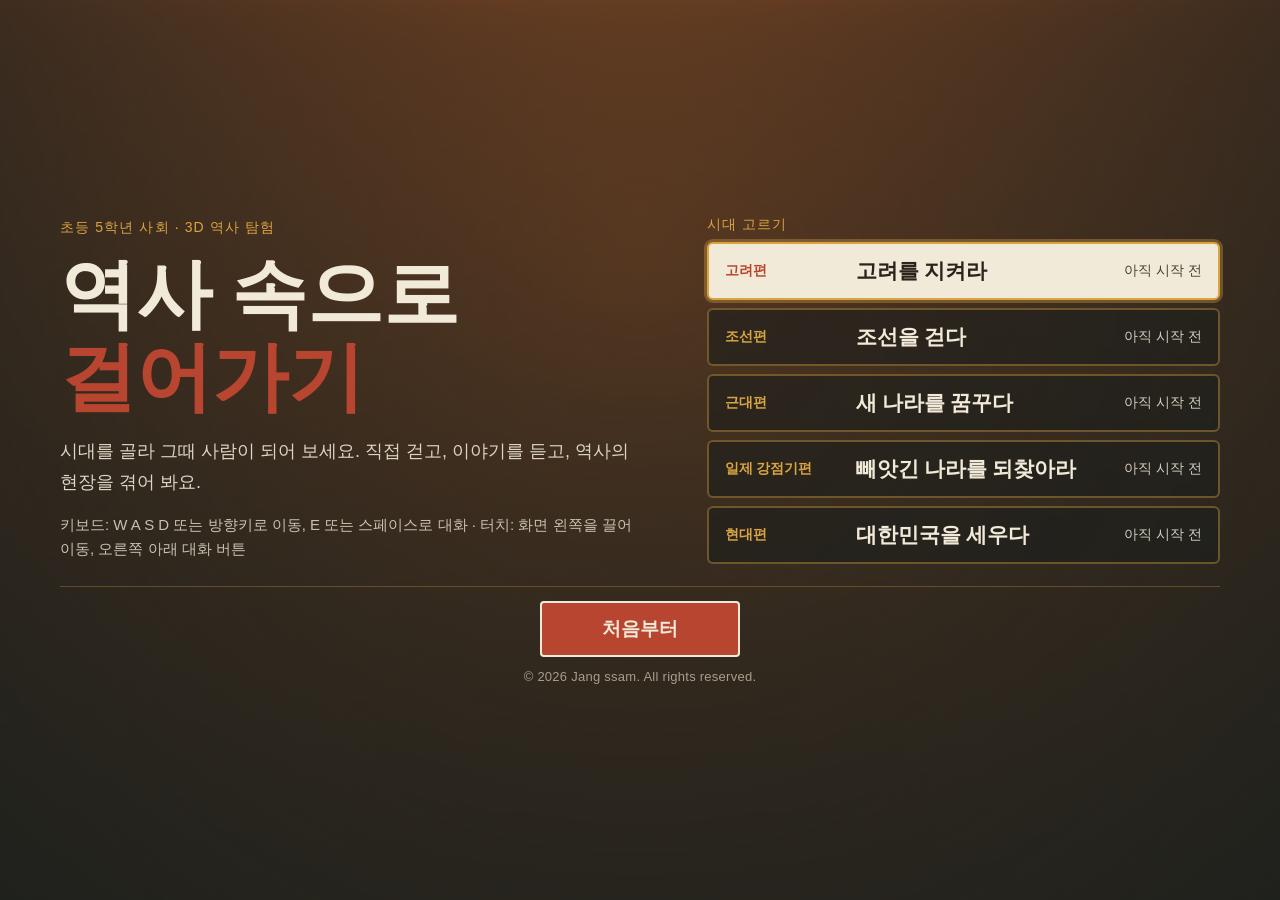
<file: index.html>
<!doctype html>
<html lang="ko">
<head>
<meta charset="utf-8">
<meta name="viewport" content="width=device-width, initial-scale=1, viewport-fit=cover, user-scalable=no">
<title>역사 속으로 걸어가기</title>
<link rel="stylesheet" href="styles.css">
<script type="importmap">{ "imports": { "three": "./vendor/three.module.min.js" } }</script>
</head>
<body>
<div id="stage"></div>
<div id="ui"></div>
<script type="module" src="core/main.js"></script>
</body>
</html>
</file>
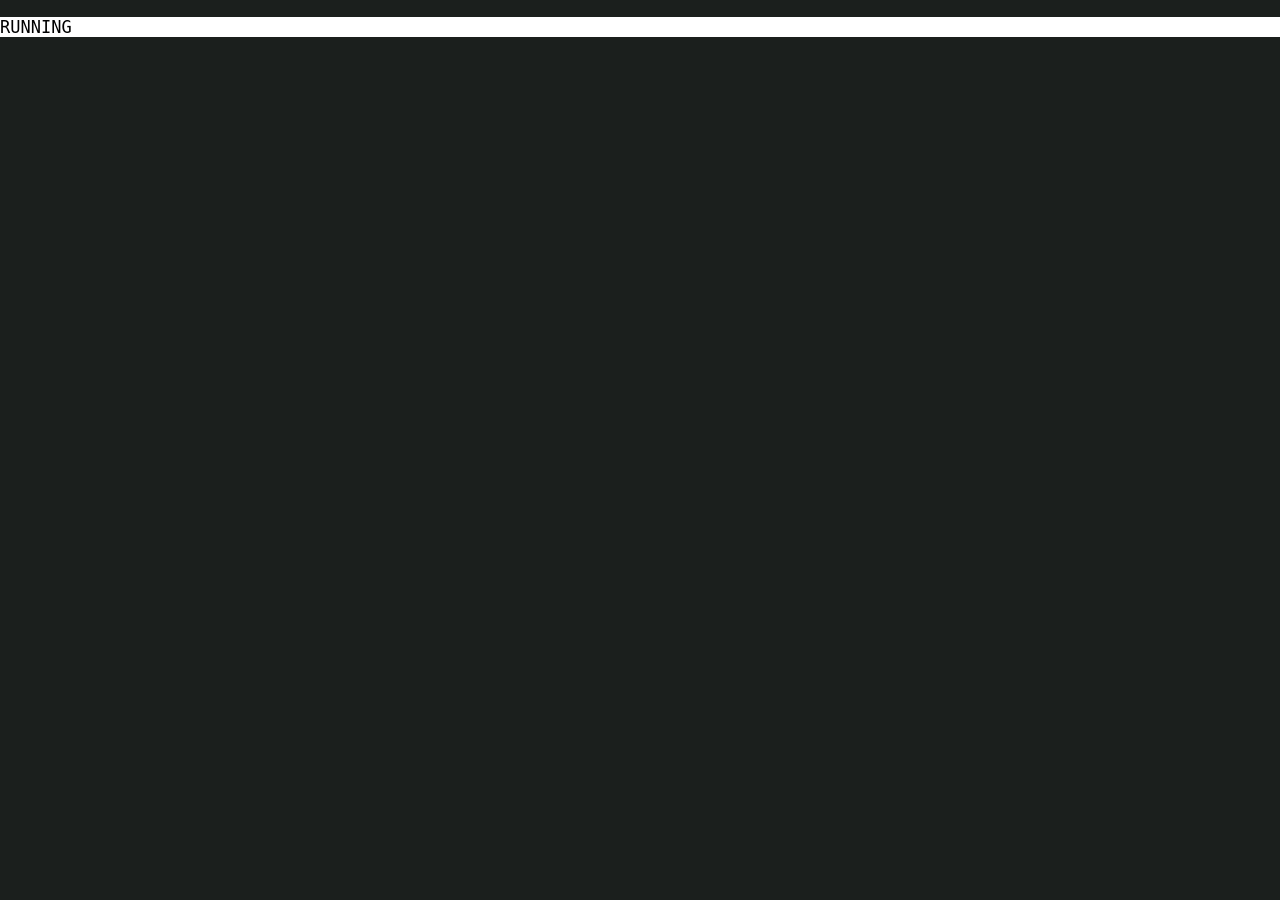
<file: tests/index.html>
<!doctype html>
<html lang="ko">
<meta charset="utf-8">
<title>tests</title>
<link rel="stylesheet" href="../styles.css">
<script type="importmap">{ "imports": { "three": "../vendor/three.module.min.js" } }</script>
<pre id="out" style="position:relative;z-index:100;background:#fff;color:#000">RUNNING</pre>
<div id="ui"></div>
<div id="sandbox" style="position:fixed;left:0;top:0;width:800px;height:500px;visibility:hidden"></div>
<script type="module">
  import { run } from './harness.js';
  const files = ['smoke', 'save', 'content', 'dialogue', 'input', 'quality', 'world', 'flow', 'screens', 'ch1', 'sw', 'weather', 'minigame', 'ch2', 'ch3', 'faces', 'session2-core', 'ch4', 'ch5', 'ch6', 'classroom', 'speech', 'music', 'graphics', 'courses', 'joseon-core', 'j1', 'j2', 'j3', 'j4', 'j5', 'j6', 'layout', 'kit', 'play', 'feedback', 'goryeo-feedback', 'notebook'];
  const failed = [];
  for (const f of files) {
    try { await import(`./${f}.test.js`); } catch (e) { failed.push(`FAIL import ${f}: ${e.message}`); }
  }
  const r = await run();
  if (failed.length) {
    const out = document.getElementById('out');
    out.textContent = failed.join('\n') + '\n' + out.textContent.replace(/fail=(\d+)/, (_, n) => `fail=${+n + failed.length}`);
  }
</script>
</html>
</file>
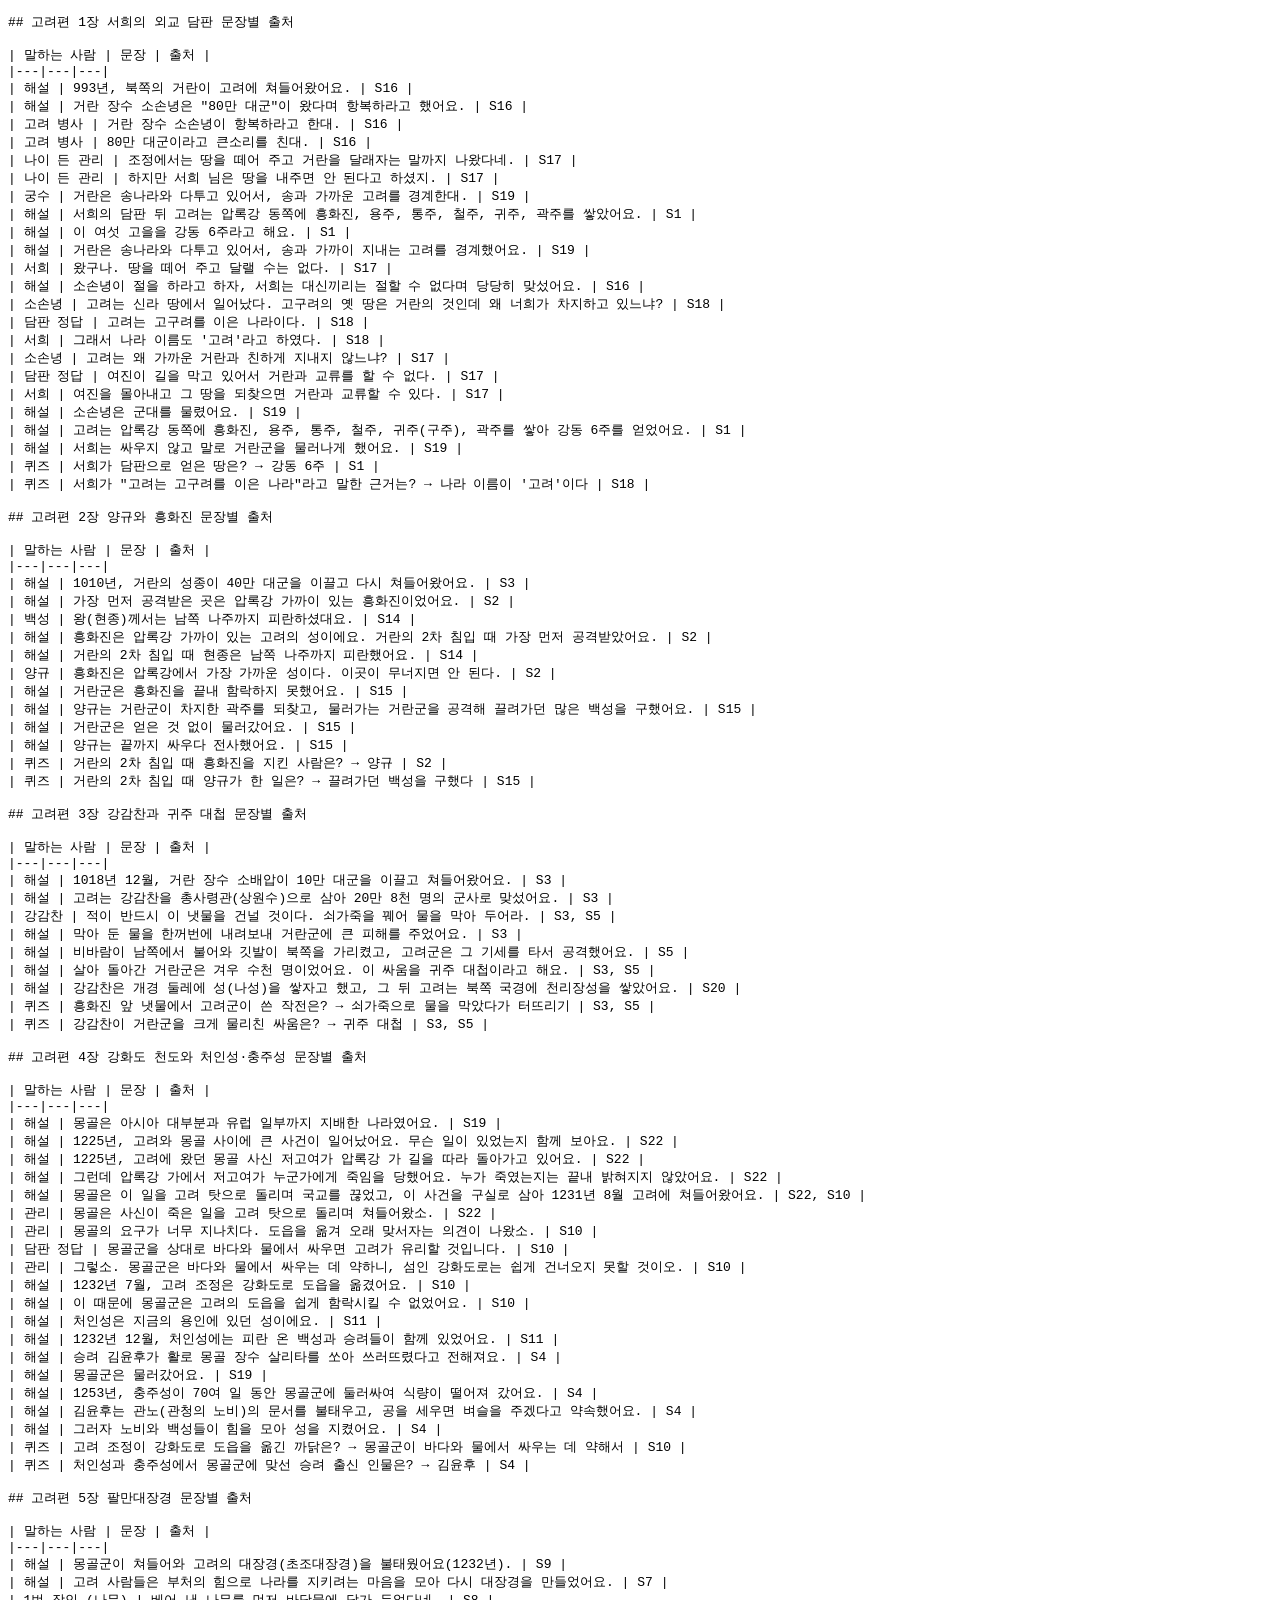
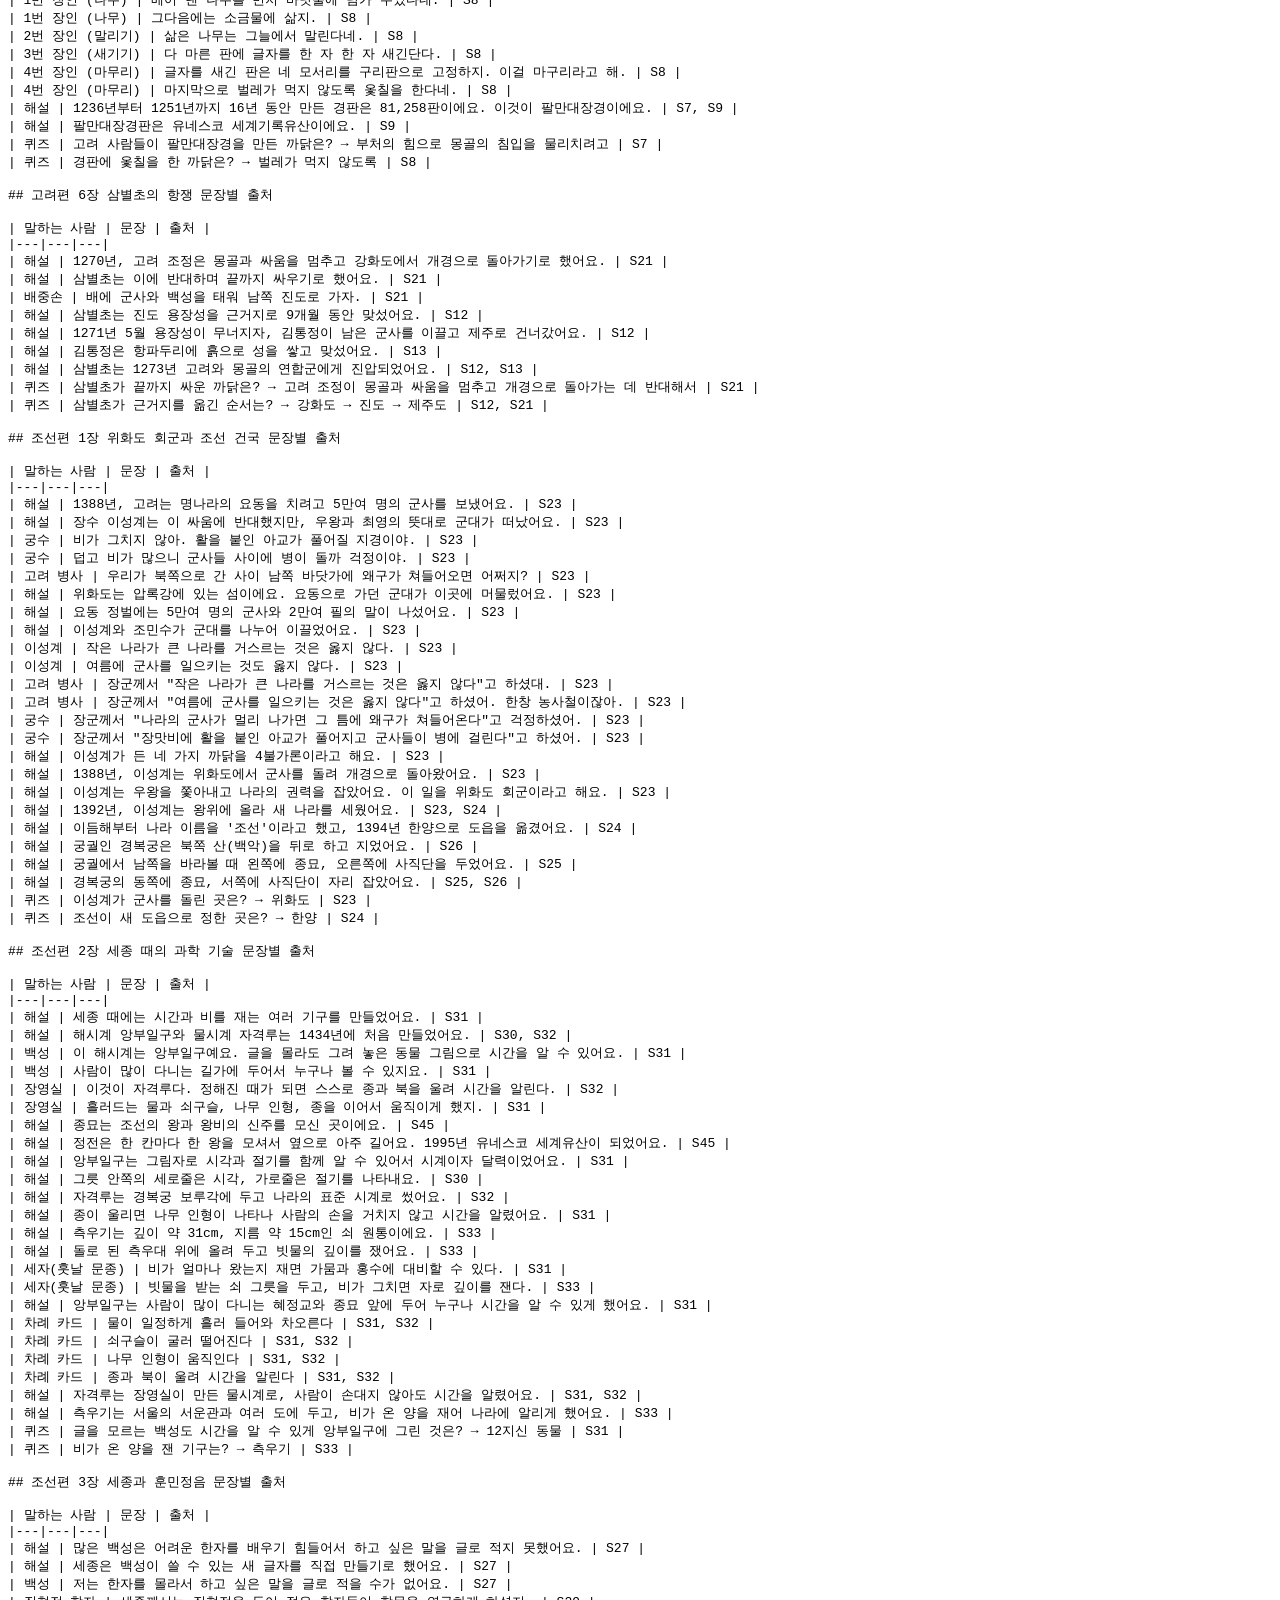
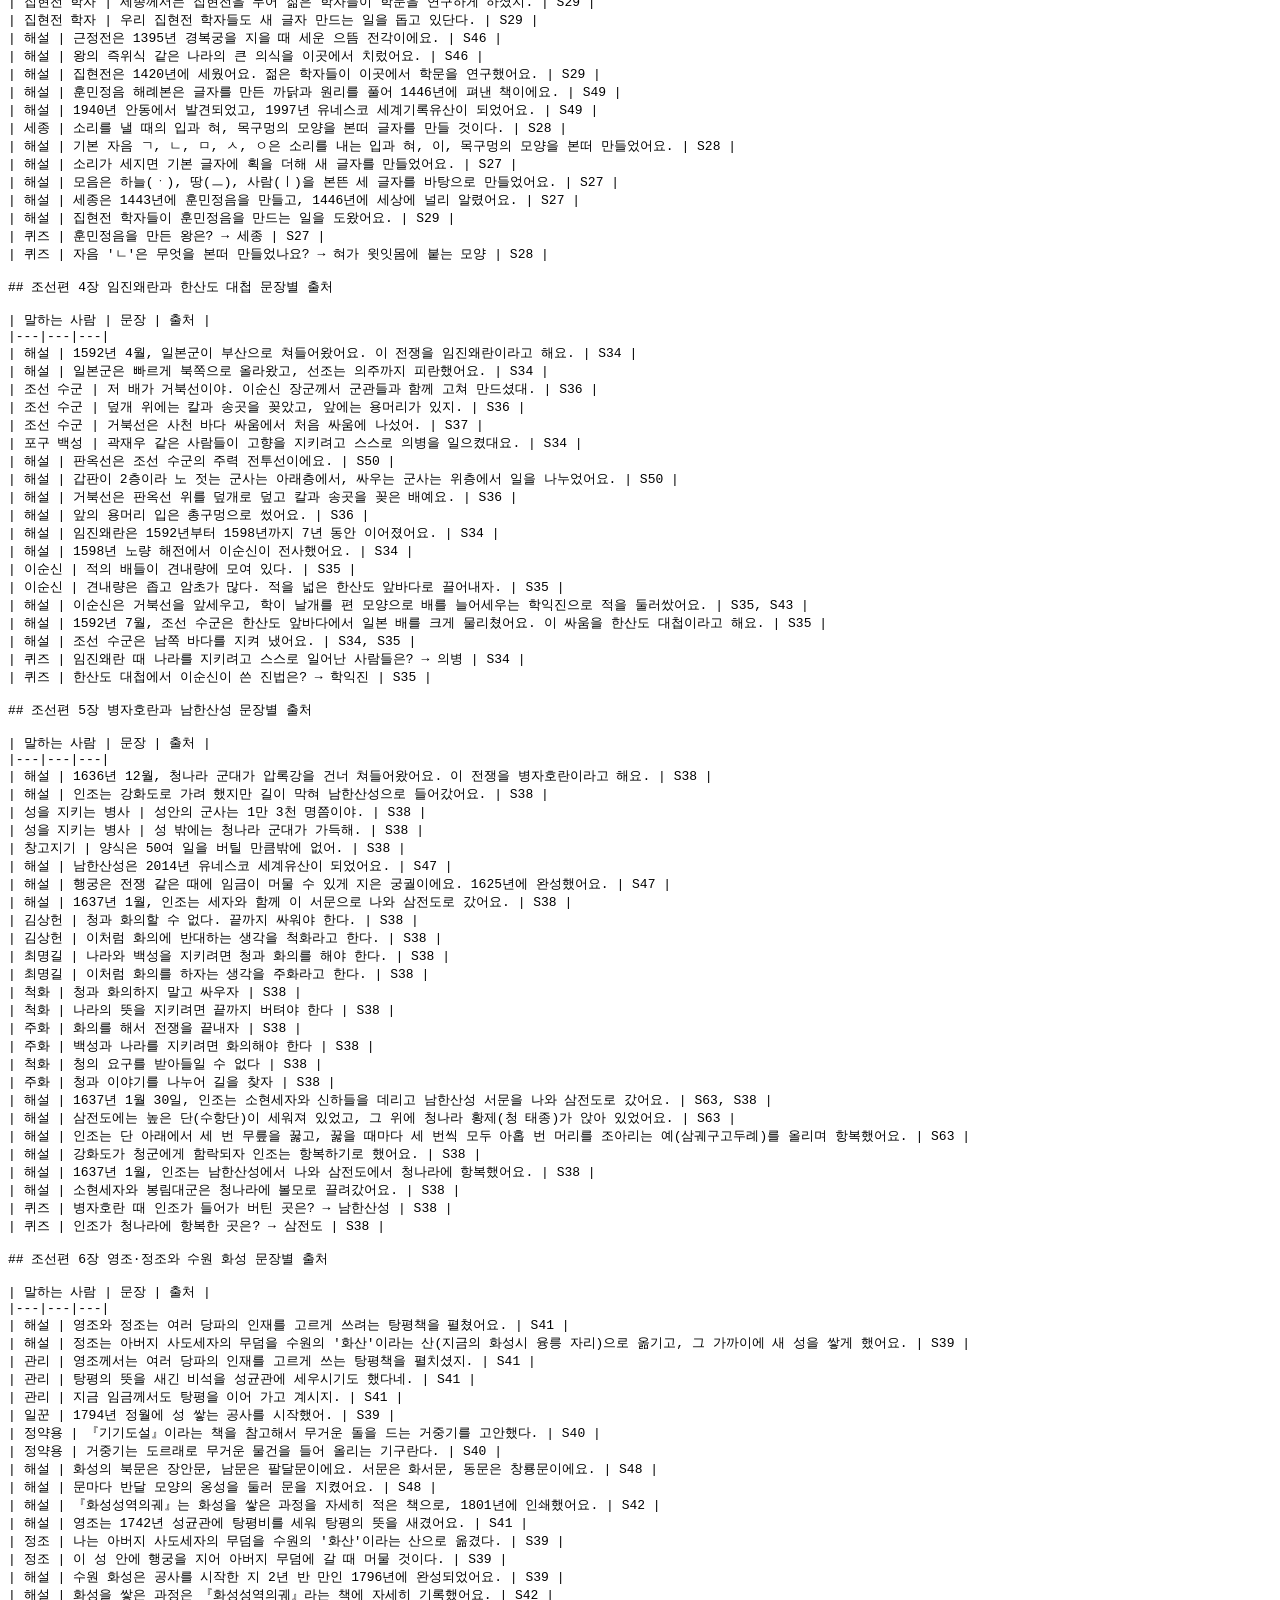
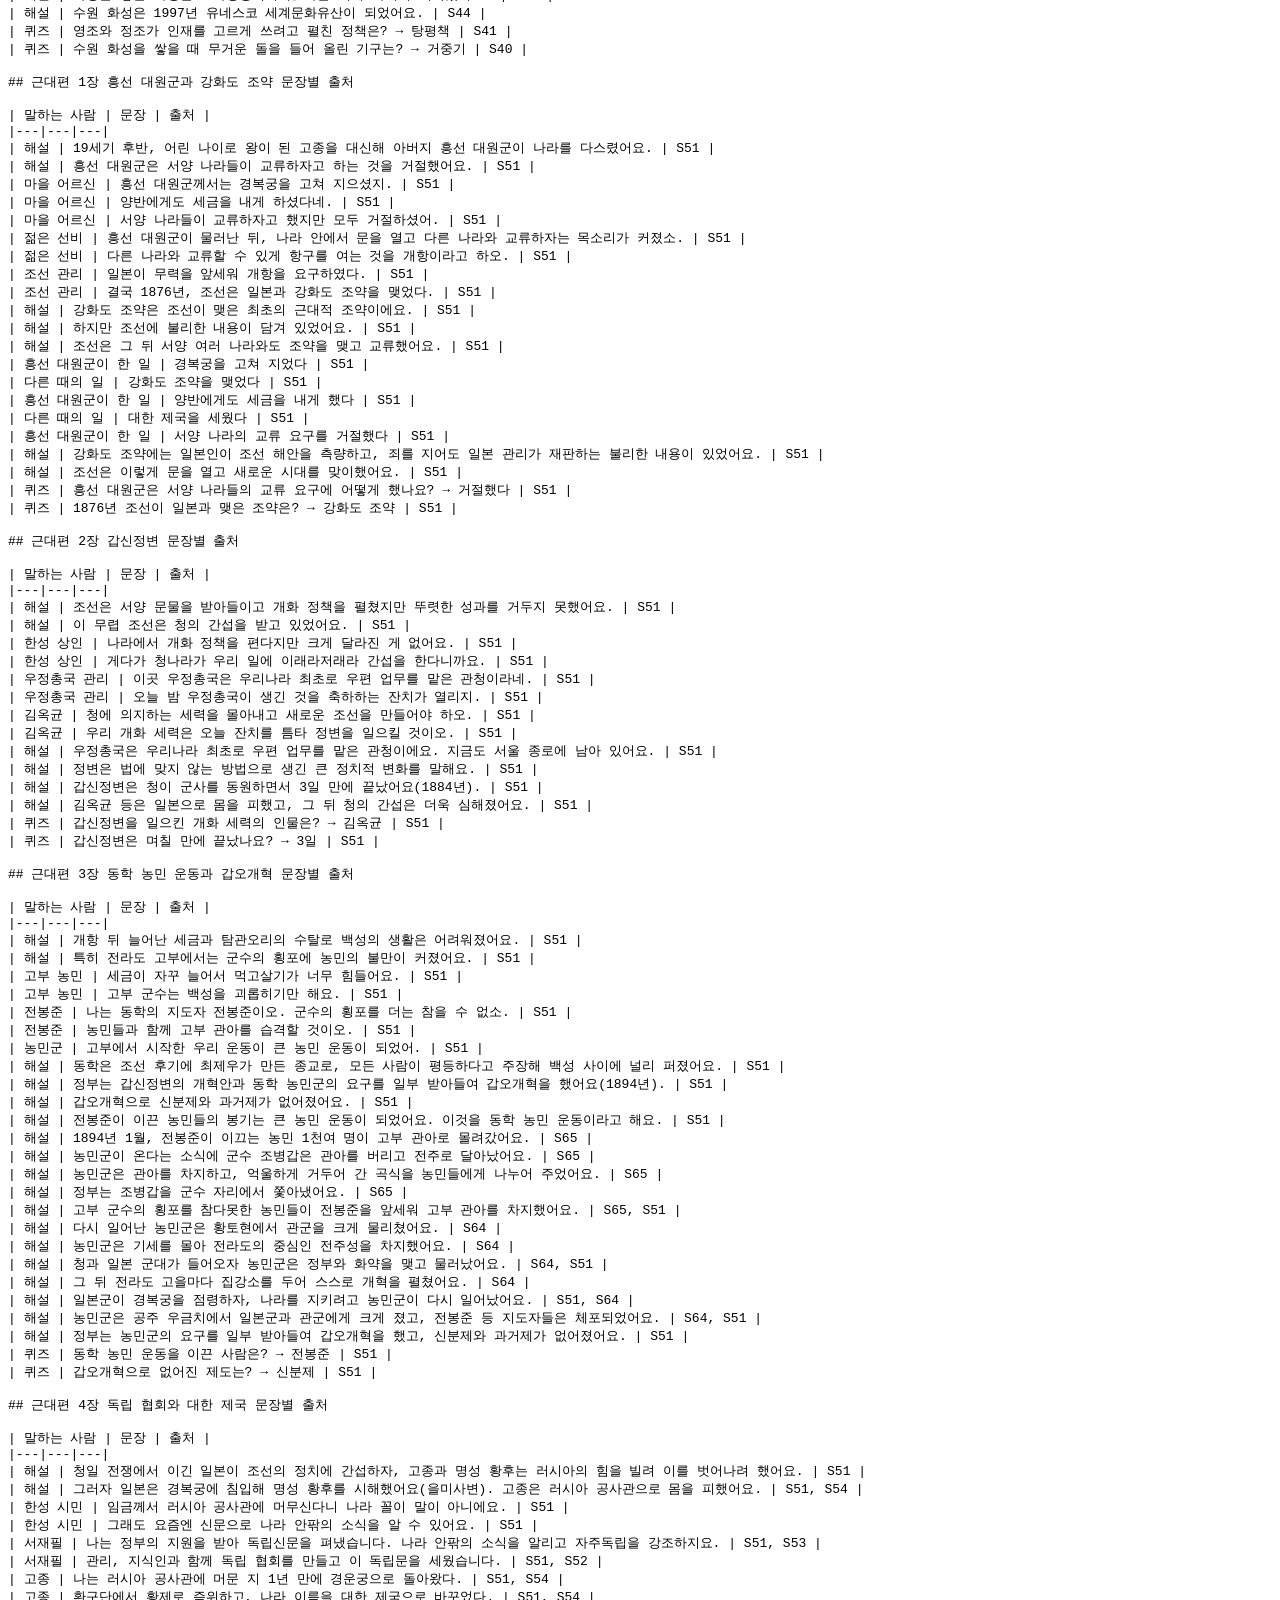
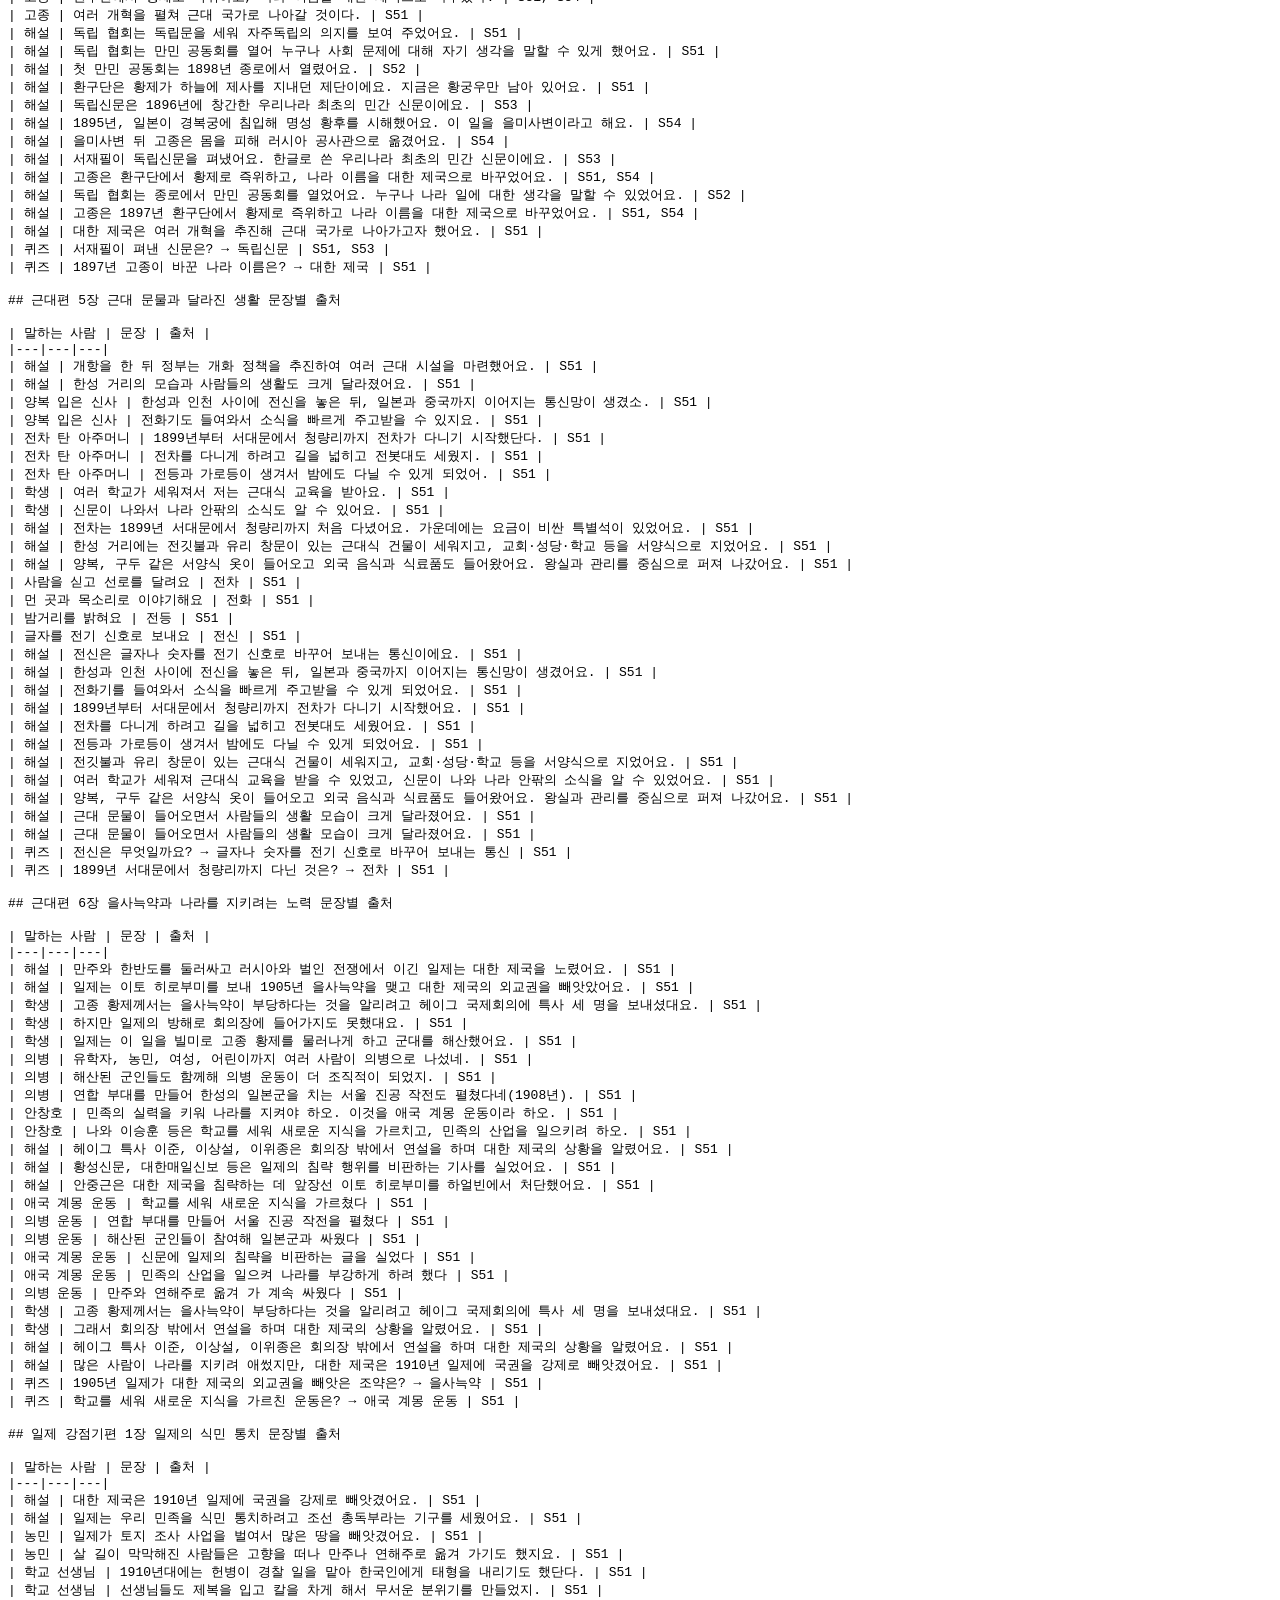
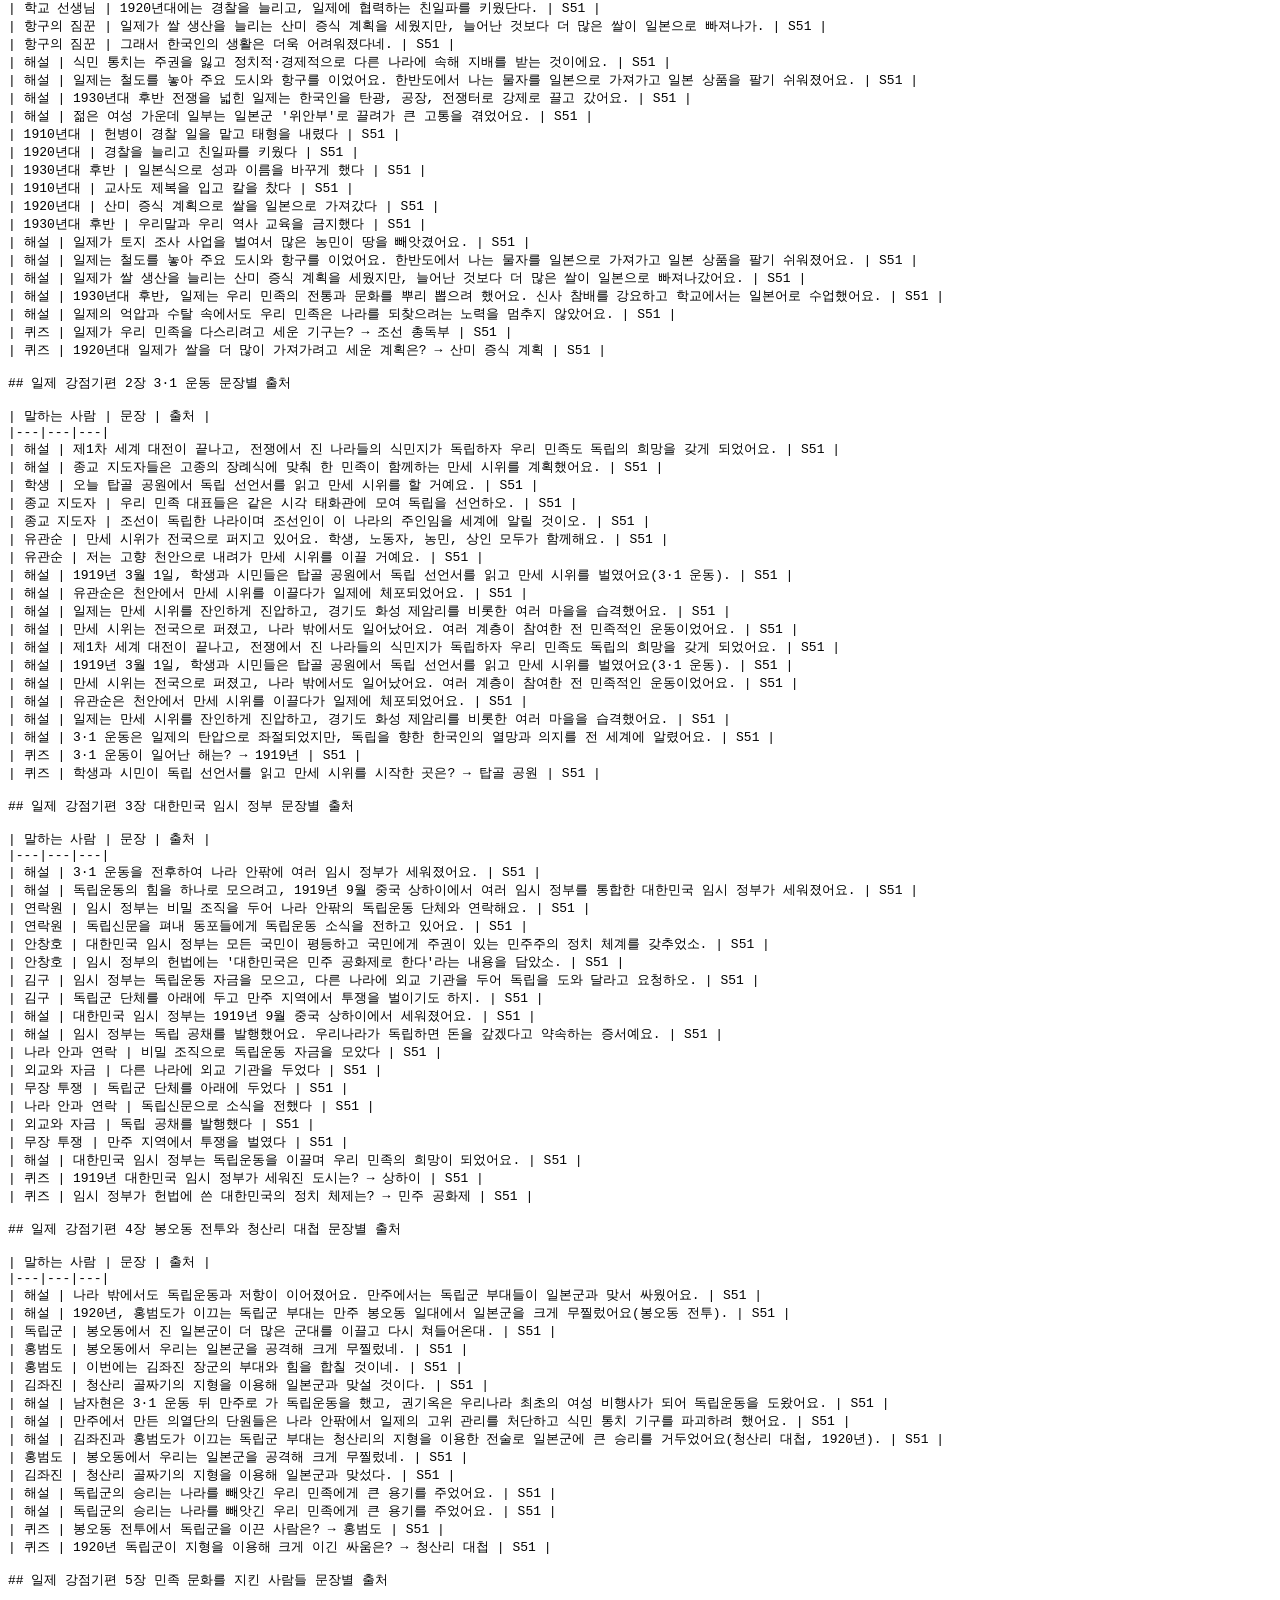
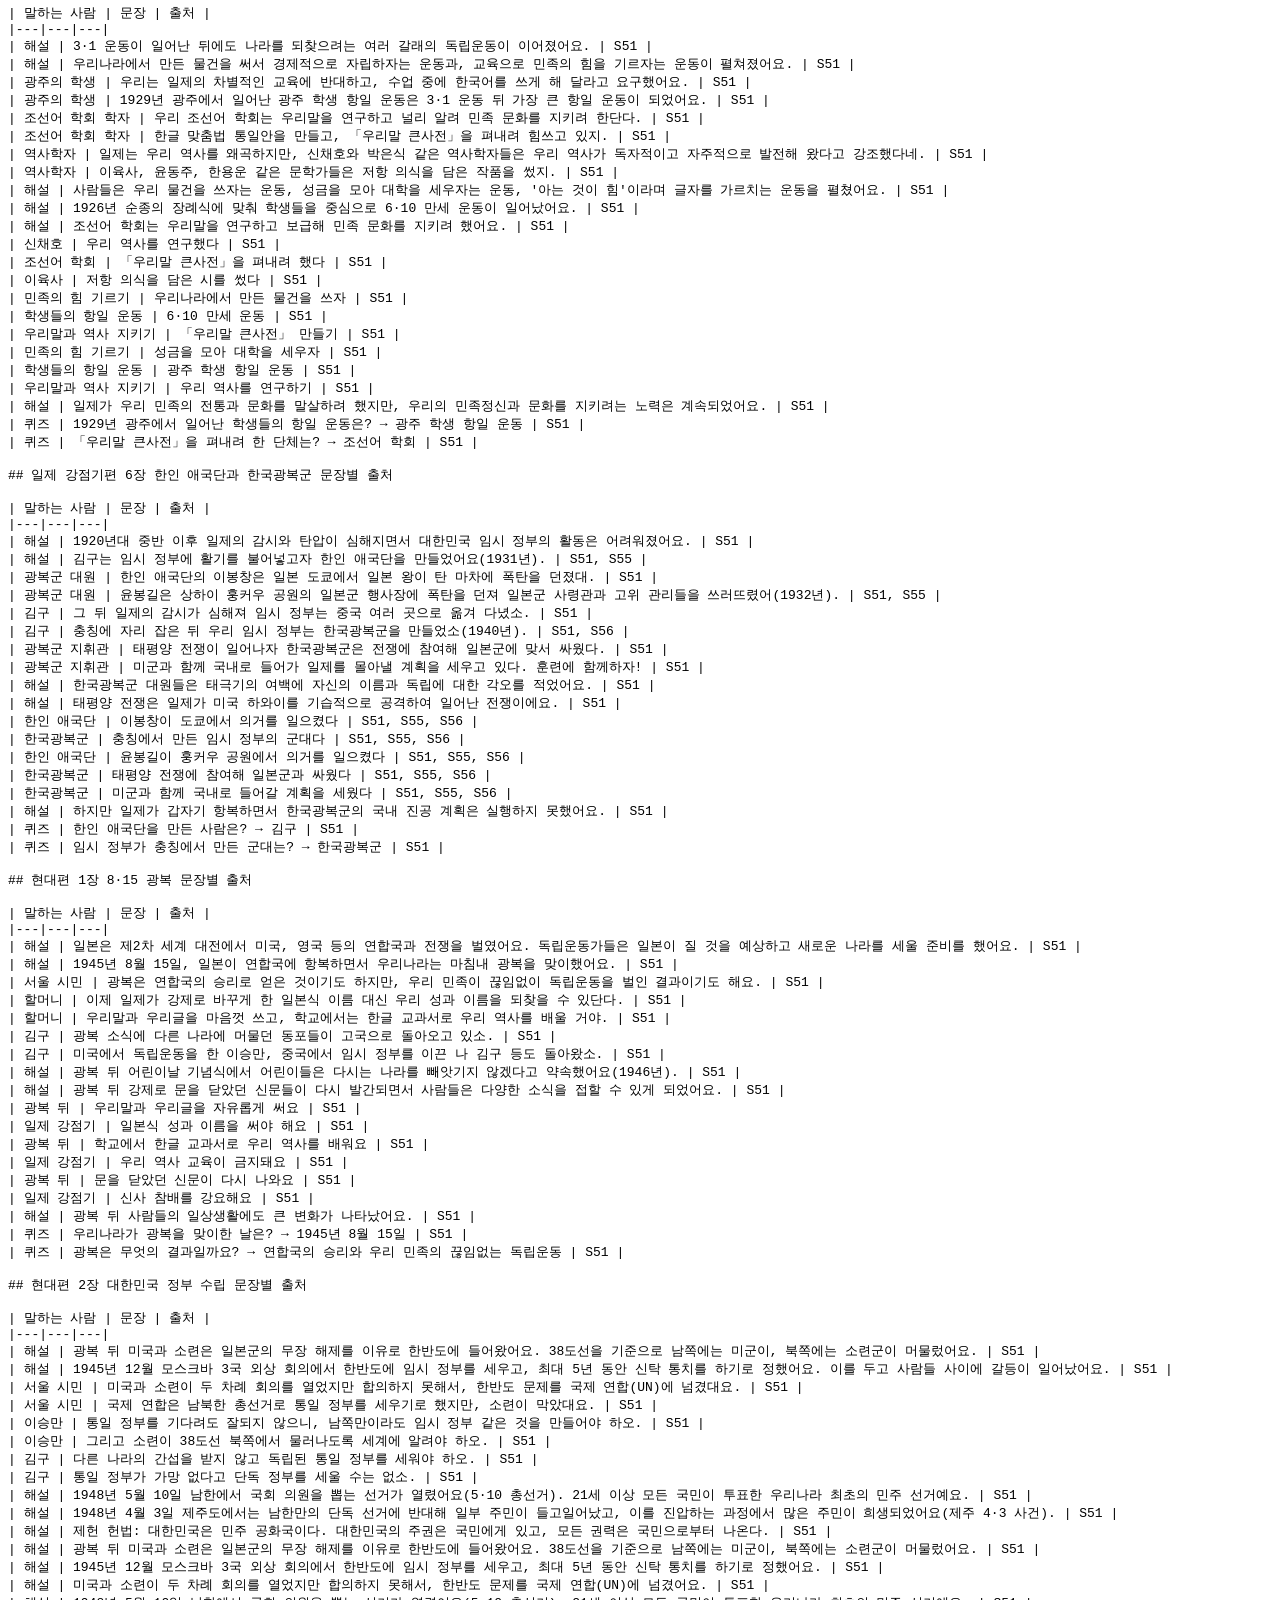
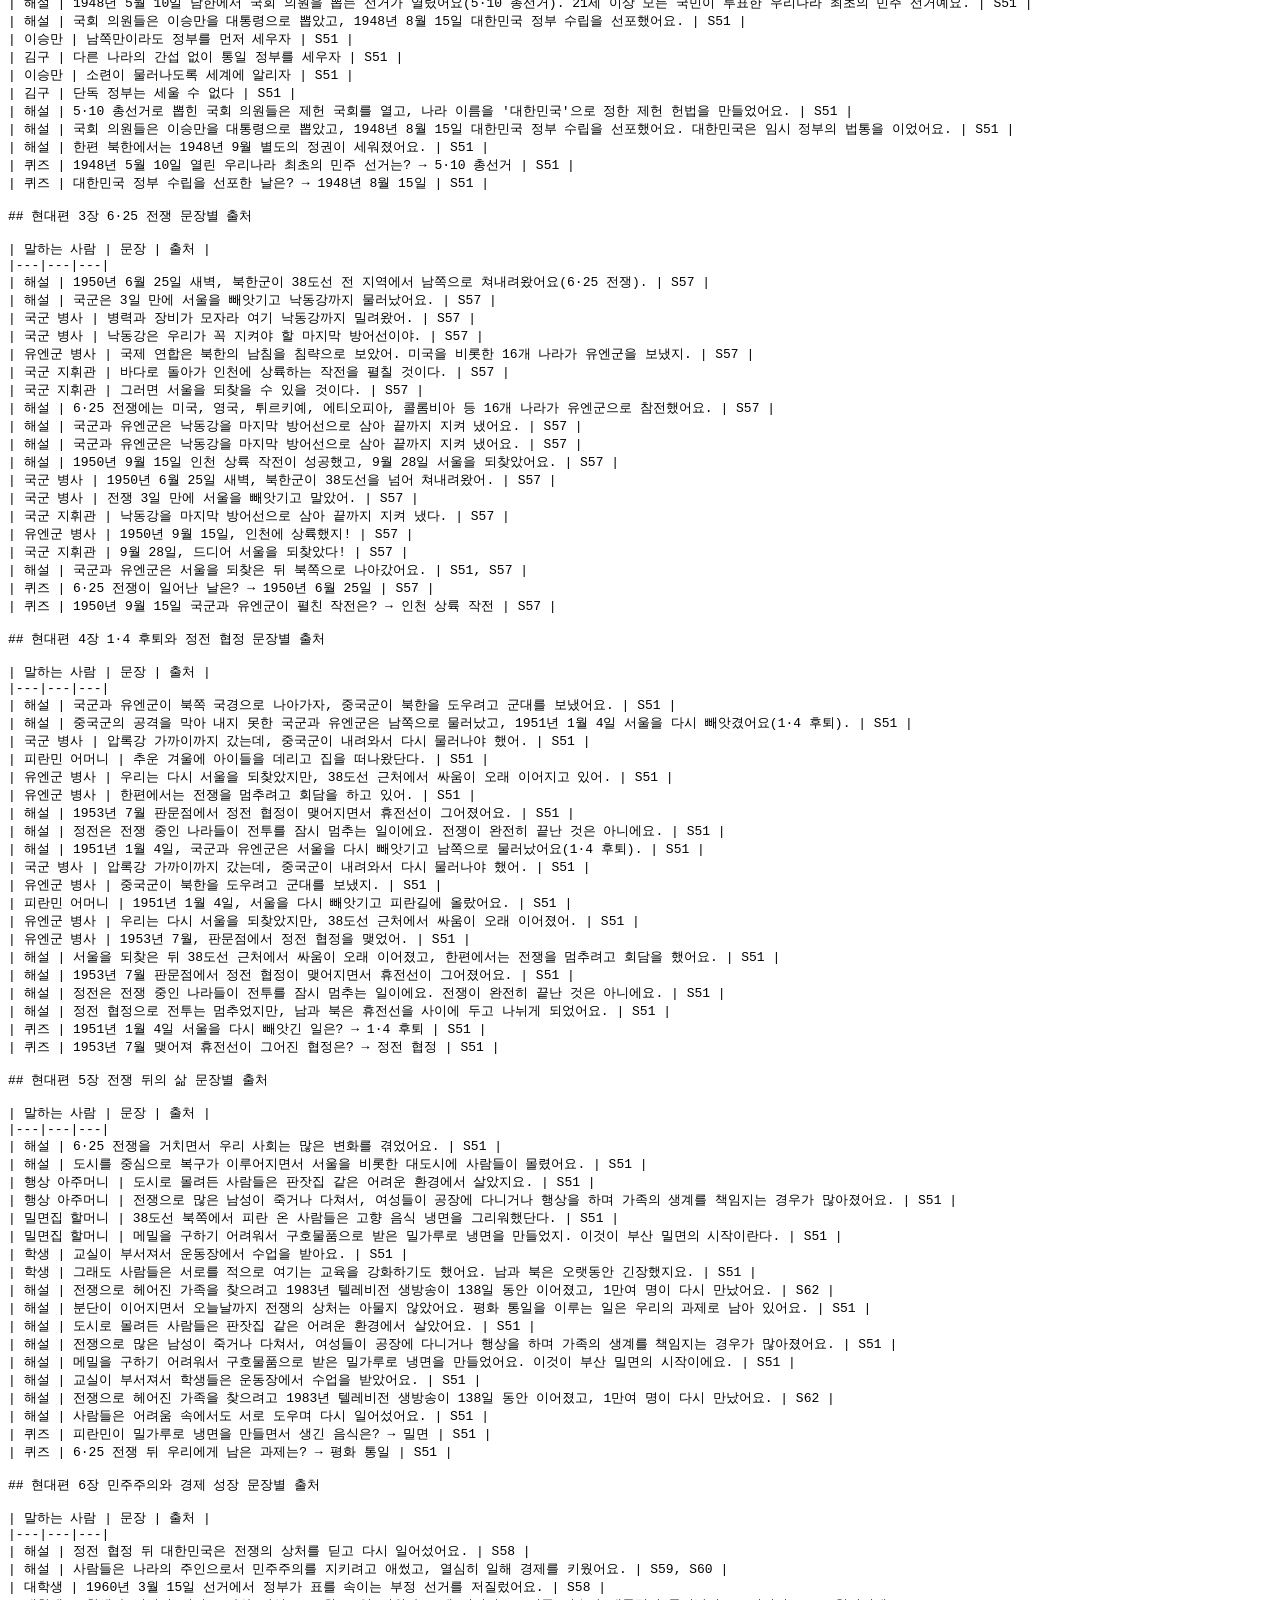
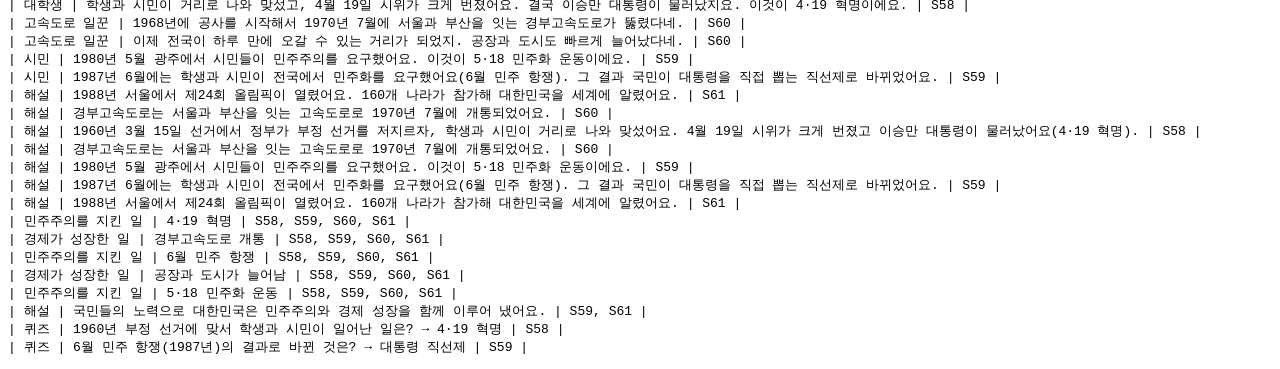
<file: tools/script-table.html>
<!doctype html>
<html lang="ko">
<meta charset="utf-8">
<title>script table</title>
<pre id="out">RUNNING</pre>
<script type="module">
  // 장별 대사에서 출처가 달린 문장을 모아 선생님 대조용 마크다운 표를 만든다.
  import { COURSES } from '../chapters/index.js';
  const DIR = { goryeo: '', joseon: 'joseon/', modern: 'modern/', colonial: 'colonial/', present: 'present/' };
  const chapters = [];
  for (const c of COURSES) for (const ch of c.chapters) chapters.push([`${c.era}편 ${ch.no}장 ${ch.title}`, (await import(`../chapters/${DIR[c.id]}${ch.id}/script.js`)).default]);
  const rows = [];
  const esc = s => String(s).replace(/\|/g, '\\|');
  function visit(node, speakers) {
    if (Array.isArray(node)) return node.forEach(n => visit(n, speakers));
    if (!node || typeof node !== 'object') return;
    if (node.kind === 'quiz') {
      rows.push(['퀴즈', `${node.question} → ${node.options[node.answer]}`, node.src]);
      return;
    }
    if (node.kind === 'choice') {
      visit(node.prompt, speakers);
      for (const o of node.options) {
        if (o.correct) rows.push(['담판 정답', o.text, node.src]);
        if (o.reply) visit(o.reply, speakers);
      }
      return;
    }
    if (Array.isArray(node.cards) && node.src) { // 카드 고르기: 맞는 카드도 출처와 함께 싣는다
      for (const c of node.cards) if (c.correct) rows.push(['정답 카드', c.text, node.src]);
      for (const c of node.cards) if (typeof c === 'string') rows.push(['차례 카드', c, node.src]);
      for (const c of node.cards) if (c.bin && node.bins) rows.push([node.bins.find(b => b.id === c.bin).label, c.text, node.src]);
    }
    if (typeof node.text === 'string' && node.who) {
      if (node.src) rows.push([node.who === 'narr' ? '해설' : (speakers[node.who]?.name || node.who), node.text, node.src]);
      return;
    }
    for (const [k, v] of Object.entries(node)) if (k !== 'speakers') visit(v, speakers);
  }
  const out = [];
  for (const [title, s] of chapters) {
    rows.length = 0;
    visit(s, s.speakers);
    out.push(`## ${title} 문장별 출처`, '', '| 말하는 사람 | 문장 | 출처 |', '|---|---|---|');
    for (const [who, text, src] of rows) out.push(`| ${esc(who)} | ${esc(text)} | ${src.join(', ')} |`);
    out.push('');
  }
  document.getElementById('out').textContent = out.join('\n');
</script>
</html>
</file>
<file: styles.css>
/* 고려를 지켜라: 먹색 바탕 위 단청 색과 한지 패널 (게임 화면이라 단일 테마) */
:root {
  --ink: #1b1f1d;
  --ink-2: #2a302d;
  --hanji: #f2ead9;
  --hanji-edge: #d8ccb3;
  --text-ink: #2b241c;
  --dan-red: #b8452f;
  --dan-green: #2f6b5e;
  --gold: #d9a441;
  --muted: #8a8172;
  --font-display: 'Nanum Myeongjo', 'Batang', 'AppleMyungjo', serif;
  --font-ui: 'Apple SD Gothic Neo', 'Malgun Gothic', 'Noto Sans KR', sans-serif;
  color-scheme: dark;
}
html, body { height: 100%; margin: 0; overflow: hidden; background: var(--ink); color: var(--hanji); font-family: var(--font-ui); font-size: 17px; }
button { font-family: var(--font-ui); cursor: pointer; }
button:focus-visible, input:focus-visible { outline: 3px solid var(--gold); outline-offset: 2px; }
#stage, #stage canvas { position: fixed; inset: 0; width: 100%; height: 100%; display: block; touch-action: none; }
#ui { position: fixed; inset: 0; pointer-events: none; }
:where(#ui) > * { pointer-events: auto; } /* 낮은 우선순위: .fade, .prompt의 pointer-events: none이 이기도록 */

/* 대화창: 한지 위에 먹글씨 */
.dlg {
  position: fixed; left: 50%; transform: translateX(-50%); z-index: 20;
  bottom: calc(16px + env(safe-area-inset-bottom, 0px));
  width: min(780px, calc(100% - 32px)); box-sizing: border-box;
  background: var(--hanji); color: var(--text-ink); border: 2px solid #3b2f22; border-radius: 6px;
  box-shadow: 0 10px 30px rgba(0,0,0,.45); padding: 16px 18px 14px;
  display: grid; grid-template-columns: auto 1fr; gap: 6px 14px; align-items: start;
}
.dlg[hidden] { display: none; }
.dlg-portrait { grid-row: span 3; width: 56px; height: 56px; border-radius: 50%; display: grid; place-items: center; font-family: var(--font-display); font-size: 26px; color: var(--hanji); border: 2px solid #3b2f22; }
.dlg-name { font-family: var(--font-display); font-weight: 700; color: var(--dan-red); font-size: 18px; }
.dlg-text { font-size: 19px; line-height: 1.6; min-height: 3.2em; min-width: 0; }
.dlg-next { justify-self: end; font-size: 14px; color: var(--muted); }
.dlg-choices { grid-column: 1 / -1; display: grid; gap: 8px; margin-top: 4px; }
.dlg-choices[hidden] { display: none; }
.dlg-choices button {
  text-align: left; min-height: 52px; padding: 10px 14px; font-size: 18px; line-height: 1.45;
  background: var(--ink-2); color: var(--hanji); border: 2px solid transparent; border-radius: 4px;
  display: flex; gap: 10px; align-items: baseline;
}
.dlg-choices button:hover { border-color: var(--gold); }
.dlg-choices button.off { opacity: .45; text-decoration: line-through; cursor: default; }
.dlg-choices .num { flex: none; color: var(--gold); font-family: var(--font-display); }
@media (max-width: 600px) { .dlg-text { font-size: 17px; } .dlg-portrait { width: 44px; height: 44px; font-size: 20px; } }

/* 터치 조작 */
.joyzone { position: fixed; left: 0; bottom: 0; width: 55%; height: 60%; touch-action: none; z-index: 5; }
.joy { position: absolute; width: 120px; height: 120px; border-radius: 50%; border: 2px solid rgba(242,234,217,.55); background: rgba(27,31,29,.3); transform: translate(-50%,-50%); pointer-events: none; }
.joy[hidden] { display: none; }
.joy-knob { position: absolute; left: 50%; top: 50%; width: 52px; height: 52px; margin: -26px 0 0 -26px; border-radius: 50%; background: rgba(242,234,217,.85); }
.talkbtn {
  position: fixed; right: calc(24px + env(safe-area-inset-right, 0px)); bottom: calc(28px + env(safe-area-inset-bottom, 0px)); z-index: 6;
  width: 88px; height: 88px; border-radius: 50%; border: 3px solid var(--hanji); background: var(--dan-red); color: var(--hanji);
  font-size: 19px; font-weight: 700; box-shadow: 0 6px 16px rgba(0,0,0,.4);
}
.talkbtn:disabled { background: rgba(42,48,45,.7); border-color: rgba(242,234,217,.35); color: rgba(242,234,217,.5); }
.talkbtn[hidden], .joyzone[hidden] { display: none; }

/* 공통 화면 */
.screen { position: fixed; inset: 0; z-index: 30; display: grid; place-items: center; overflow-y: auto; box-sizing: border-box;
  padding: calc(16px + env(safe-area-inset-top, 0px)) max(16px, env(safe-area-inset-right, 0px)) calc(16px + env(safe-area-inset-bottom, 0px)) max(16px, env(safe-area-inset-left, 0px));
  background: rgba(27, 31, 29, .78); }
.screen h1, .screen h2 { font-family: var(--font-display); margin: 0; text-wrap: balance; word-break: keep-all; }
.eyebrow { font-size: 14px; letter-spacing: .08em; color: var(--gold); }
.row { display: flex; flex-wrap: wrap; gap: 10px; }
.btn { min-height: 52px; padding: 0 22px; font-size: 18px; border-radius: 4px; border: 2px solid rgba(242,234,217,.5); background: var(--ink-2); color: var(--hanji); }
.btn.primary { background: var(--dan-red); border-color: var(--hanji); font-weight: 700; }
.btn.danger { background: #7a2a1e; border-color: var(--hanji); }
.btn.on { border-color: var(--gold); color: var(--gold); }
.card { width: min(560px, 100%); box-sizing: border-box; background: var(--hanji); color: var(--text-ink); border: 2px solid #3b2f22; border-radius: 6px; padding: 24px; display: grid; gap: 14px; }
.card.wide { width: min(640px, 100%); }
.card .eyebrow { color: var(--dan-red); }
.card .btn { background: var(--ink-2); }
.card .btn.primary { background: var(--dan-red); justify-self: start; }
.card p { margin: 0; line-height: 1.7; font-size: 18px; }
.card label { font-size: 15px; }
.card input { font: inherit; font-size: 19px; padding: 10px 12px; border: 1px solid #8f8068; border-radius: 4px; background: #fffaf0; color: var(--text-ink); }

.title { background: radial-gradient(ellipse at 50% 30%, rgba(27,31,29,.45), rgba(27,31,29,.92)); }
/* 첫 화면: 왼쪽 소개 · 오른쪽 시대 고르기 · 아래 처음부터/이어하기 (좁으면 위아래로) */
.title-inner { width: min(1160px, 100%); display: grid; grid-template-columns: minmax(0, 1.15fr) minmax(0, 1fr); grid-template-areas: "intro courses" "actions actions"; column-gap: 56px; row-gap: 22px; align-items: center; }
.title-intro { grid-area: intro; display: grid; gap: 16px; align-content: center; }
.title-courses { grid-area: courses; display: grid; gap: 8px; }
.title-courses-head { font-size: 14px; letter-spacing: .08em; color: var(--gold); }
.title-actions { grid-area: actions; display: grid; gap: 10px; justify-items: center; padding-top: 14px; border-top: 1px solid rgba(217,164,65,.3); }
.title-actions .row { justify-content: center; }
.title-actions .btn { min-width: 200px; min-height: 56px; font-size: 19px; }
.title-course { display: grid; grid-template-columns: 7em minmax(0, 1fr) auto; align-items: center; gap: 12px; text-align: left; min-height: 58px; padding: 8px 16px; border-radius: 6px; border: 2px solid rgba(217,164,65,.4); background: rgba(27,31,29,.6); color: var(--hanji); font: inherit; cursor: pointer; touch-action: manipulation; }
.title-course[aria-pressed="true"] { border-color: var(--gold); background: var(--hanji); color: var(--text-ink); box-shadow: 0 0 0 3px rgba(217,164,65,.35); }
.title-course-era { font-size: 14px; font-weight: 700; color: var(--gold); white-space: nowrap; }
.title-course[aria-pressed="true"] .title-course-era { color: var(--dan-red); }
.title-course-name { font-family: var(--font-display); font-size: 21px; word-break: keep-all; }
.title-course-progress { font-size: 14px; opacity: .85; white-space: nowrap; }
@media (max-width: 760px) { .title-inner { grid-template-columns: 1fr; grid-template-areas: "intro" "courses" "actions"; } }
@media (max-height: 620px) and (min-width: 761px) {
  .title-inner { row-gap: 12px; }
  .title h1 { font-size: 46px; }
  .title .lead { font-size: 16px; line-height: 1.55; }
  .title-course { min-height: 48px; padding: 4px 14px; }
  .title-course-name { font-size: 18px; }
  .title-actions { padding-top: 10px; }
  .title-actions .btn { min-height: 50px; }
}
.title h1 { font-size: clamp(44px, 6.4vw, 76px); line-height: 1.1; word-break: keep-all; }
.title h1 span { color: var(--dan-red); }
.title .lead { margin: 0; line-height: 1.7; color: #ddd5c4; max-width: 60ch; font-size: 18px; }
.confirm { background: var(--ink-2); border: 1px solid var(--gold); border-radius: 4px; padding: 14px; display: grid; gap: 10px; }
.confirm[hidden] { display: none; }
.confirm p { margin: 0; }
.warn { color: var(--gold); margin: 0; }
.controls { font-size: 15px; color: #c9c1b0; margin: 0; line-height: 1.6; }

/* 편 고르기: 편마다 한지 카드, 넓으면 나란히, 좁으면 위아래 */
.courses-inner { width: min(900px, 100%); display: grid; gap: 16px; }
.course-row { display: grid; grid-template-columns: repeat(auto-fit, minmax(min(260px, 100%), 1fr)); gap: 14px; }
.course-card { word-break: keep-all; display: grid; gap: 8px; align-content: start; text-align: left; padding: 18px; min-height: 52px; border-radius: 6px; border: 2px solid var(--gold); background: var(--hanji); color: var(--text-ink); font: inherit; cursor: pointer; }
.course-era { font-size: 14px; letter-spacing: .06em; color: var(--dan-red); }
.course-title { font-family: var(--font-display); font-size: clamp(24px, 4vw, 32px); }
.course-lead { font-size: 16px; line-height: 1.6; }
.course-progress { font-size: 16px; font-weight: 700; }
.course-note { font-size: 14px; color: #6b6152; }

.map-wrap { width: min(900px, 100%); display: flex; flex-wrap: wrap; gap: 20px; align-items: center; justify-content: center; }
.map { position: relative; flex: 0 1 300px; width: min(300px, 70vw); max-height: 75vh; aspect-ratio: 3 / 4; }
.map-side { flex: 1 1 320px; min-width: 0; display: grid; gap: 12px; }
.chapter-pick { list-style: none; margin: 0; padding: 0; display: grid; gap: 8px; }
.pick { width: 100%; min-height: 52px; display: grid; grid-template-columns: 3em 1fr auto; align-items: center; gap: 8px; text-align: left; padding: 8px 12px; border-radius: 4px; border: 2px solid var(--gold); background: var(--hanji); color: var(--text-ink); font-size: 17px; }
.pick b { color: var(--dan-red); font-family: var(--font-display); }
.pick small { font-size: 14px; color: #6b6152; white-space: nowrap; }
.pick.done { background: #e9dcb8; }
.pick:disabled { opacity: .5; border-color: #6b6152; cursor: default; }
.dot { position: absolute; transform: translate(-50%, -50%); width: 26px; height: 26px; border-radius: 50%; display: grid; place-items: center; font-size: 14px; font-weight: 700; background: #6b6152; color: var(--hanji); border: 2px solid var(--hanji); }
.dot.open { background: var(--dan-red); }
.dot.done { background: var(--gold); color: var(--ink); }
.map svg { position: absolute; inset: 0; width: 100%; height: 100%; }
.map .land { fill: #3c4a3f; stroke: var(--gold); stroke-width: 1.5; }

.stats { display: grid; grid-template-columns: repeat(auto-fit, minmax(110px, 1fr)); gap: 8px; text-align: center; }
.stats div { border: 1px solid var(--hanji-edge); border-radius: 4px; padding: 8px 4px; display: grid; gap: 2px; }
.stats b { font-family: var(--font-display); font-size: 24px; font-variant-numeric: tabular-nums; }
.stats span { font-size: 13px; color: var(--muted); }
.stars { color: #b8862a; letter-spacing: 2px; }
.chapter-list { list-style: none; margin: 0; padding: 0; display: grid; gap: 6px; }
.chapter-list li { display: flex; justify-content: space-between; gap: 10px; border-bottom: 1px dashed #b5a688; padding-bottom: 4px; }
.points ol, .review ul { margin: 6px 0 0; padding-left: 22px; line-height: 1.6; }
.date, .note { font-size: 15px; color: var(--muted); }

/* HUD */
.hud { position: fixed; z-index: 10; top: calc(12px + env(safe-area-inset-top, 0px)); left: max(16px, env(safe-area-inset-left, 0px)); max-width: min(440px, calc(100% - 120px));
  background: rgba(27,31,29,.82); border: 1px solid rgba(217,164,65,.45); border-radius: 6px; padding: 10px 14px; display: grid; gap: 4px; }
.hud[hidden] { display: none; }
.hud-chapter { font-size: 13px; color: var(--gold); }
.hud-role { font-size: 13px; color: var(--hanji); opacity: .85; }
.hud-role[hidden] { display: none; }
.role-card { display: flex; gap: 12px; align-items: center; margin: 10px 0 14px; padding: 10px 12px; border: 1px solid rgba(217,164,65,.55); border-radius: 8px; background: rgba(217,164,65,.12); text-align: left; }
.role-face { flex: none; width: 64px; height: 64px; border-radius: 50%; border: 2px solid var(--gold); }
.role-card > div { min-width: 0; display: grid; gap: 2px; }
.role-tag { font-size: 12px; letter-spacing: .08em; color: var(--gold); }
.role-name { font-size: 18px; }
.role-card p { margin: 0; font-size: 15px; line-height: 1.45; }
.hud-goal { display: flex; gap: 8px; align-items: center; font-size: 16px; line-height: 1.4; }
.seal { flex: none; background: var(--dan-red); color: var(--hanji); font-family: var(--font-display); font-size: 13px; padding: 2px 6px; border-radius: 2px; }
.menubtn { position: fixed; z-index: 10; top: calc(12px + env(safe-area-inset-top, 0px)); right: max(16px, env(safe-area-inset-right, 0px)); min-height: 48px; padding: 0 16px; font-size: 16px; border-radius: 4px; border: 1px solid rgba(242,234,217,.5); background: rgba(27,31,29,.82); color: var(--hanji); }
.menubtn[hidden], .prompt[hidden] { display: none; }
.prompt { position: fixed; z-index: 9; transform: translate(-50%, -100%); pointer-events: none; background: var(--ink); color: var(--hanji); border: 1px solid var(--gold); border-radius: 4px; padding: 4px 10px; font-size: 15px; white-space: nowrap; }
.fade { position: fixed; inset: 0; z-index: 40; background: #000; opacity: 0; pointer-events: none; transition: opacity .6s; }
.fade.on { opacity: 1; }

@media (prefers-reduced-motion: reduce) { .fade { transition: none; } }

/* 미니게임 */
.hud-row { display: flex; gap: 10px; flex-wrap: wrap; }
.hud-timer, .hud-counter { font-size: 15px; color: var(--gold); font-variant-numeric: tabular-nums; }
.hud-timer[hidden], .hud-counter[hidden] { display: none; }
.howto-steps { margin: 0; padding-left: 22px; line-height: 1.7; font-size: 18px; }
.howto-controls p { font-size: 16px; color: var(--muted); }
.tap-target { position: fixed; z-index: 12; transform: translate(-50%, -50%); width: 76px; height: 76px; padding: 0; border-radius: 50%; border: 3px solid var(--hanji); background: rgba(184, 69, 47, .92); color: var(--hanji); font-size: 16px; font-weight: 700; box-shadow: 0 4px 12px rgba(0,0,0,.4); touch-action: manipulation; }
.tap-target[hidden] { display: none; }
.big-action { position: fixed; z-index: 12; left: 50%; transform: translateX(-50%); bottom: calc(28px + env(safe-area-inset-bottom, 0px)); min-height: 68px; min-width: 240px; padding: 0 28px; font-size: 22px; font-weight: 700; border-radius: 6px; border: 3px solid var(--hanji); background: var(--dan-red); color: var(--hanji); box-shadow: 0 6px 16px rgba(0,0,0,.45); touch-action: manipulation; }
.big-action.in-card { position: static; transform: none; display: block; margin: 18px auto 0; z-index: auto; }
/* 밀기 버튼: 병사가 올라온 만큼(--p) 테두리가 금색으로 차오른다 */
.tap-target { border: none; background: radial-gradient(circle, rgba(184, 69, 47, .95) 62%, transparent 63%), conic-gradient(var(--gold) calc(var(--p, 0) * 360deg), rgba(242, 234, 217, .45) 0); }
/* 대화창 얼굴 그림 */
.dlg-portrait { width: 68px; height: 68px; background-size: cover; background-position: center; }
@media (max-width: 600px) { .dlg-portrait { width: 52px; height: 52px; } }

/* 카드 순서 맞추기 */
.order-slots { list-style: decimal; margin: 0; padding-left: 26px; min-height: 2em; display: grid; gap: 4px; font-size: 17px; }
.order-pile { display: flex; flex-wrap: wrap; gap: 8px; }
.order-card { min-height: 56px; padding: 8px 14px; font-size: 17px; border-radius: 6px; border: 2px solid #8f8068; background: #fffaf0; color: var(--text-ink); }
.order-card.hint { border-color: var(--gold); box-shadow: 0 0 0 3px rgba(217,164,65,.5); }
.order-card.picked { border-color: #2f6b5e; background: #dcebdf; opacity: 1; }
.order-card.placed { visibility: hidden; }
.card.pics .order-pile { display: grid; grid-template-columns: repeat(3, minmax(0, 1fr)); gap: 10px; }
.order-card .order-pic { display: block; }
.order-card .order-pic svg { display: block; width: 100%; height: auto; max-height: 96px; margin: 0 auto 4px; }
.order-card .order-text { display: block; }
@media (max-width: 520px) { .card.pics .order-pile { grid-template-columns: repeat(2, minmax(0, 1fr)); } }
.sort-now { font-size: 20px; font-weight: 700; line-height: 1.5; min-height: 3em; /* 두 줄 자리를 늘 비워 두어 카드 글이 길어져도 바구니가 움직이지 않게 */ color: var(--text-ink); word-break: keep-all; }
.sort-bins { display: grid; grid-template-columns: repeat(auto-fit, minmax(150px, 1fr)); gap: 12px; }
.sort-bin { min-height: 72px; font-size: 18px; font-weight: 700; border-radius: 6px; border: 2px solid #8f8068; background: #fffaf0; color: var(--text-ink); }
.sort-bin.hint { border-color: var(--gold); box-shadow: 0 0 0 4px rgba(217,164,65,.5); }
.sort-bin.wrong { border-color: var(--dan-red); background: #f6d6cf; animation: shake .3s; }
.gauge-bar { position: relative; height: 56px; border-radius: 28px; background: #e6dcc0; border: 2px solid #8f8068; overflow: hidden; }
.gauge-zone { position: absolute; top: 0; bottom: 0; background: rgba(217,164,65,.55); border-left: 3px solid var(--gold); border-right: 3px solid var(--gold); }
.gauge-mark { position: absolute; top: 4px; bottom: 4px; width: 10px; margin-left: -5px; border-radius: 5px; background: var(--dan-red); }
.gauge-mark.hit { background: #2f6b5e; }
.gauge-mark.miss { background: #6b6152; }
.choose-figure { display: grid; place-items: center; }
.choose-figure svg { width: min(100%, 560px); max-height: 40vh; }
.choose-count, .place-now { font-weight: 700; color: var(--dan-red); }
.place-board { position: relative; width: min(100%, calc(52vh * 16 / 9)); margin: 0 auto; aspect-ratio: 16 / 9; border-radius: 6px; border: 2px solid #8f8068;
  background: linear-gradient(#e6dcc0, #d9cfae); overflow: hidden; }
.place-board.map { background: radial-gradient(ellipse at 50% 12%, #a9b98f 0 18%, transparent 19%), linear-gradient(#e6dcc0, #d9cfae); }
.place-item { font-size: 1.6em; font-family: var(--font-display); color: var(--text-ink); margin: 0 4px; }
.place-decor { position: absolute; transform: translate(-50%, -50%); font-size: 15px; color: #5d5240; white-space: nowrap; pointer-events: none; }
.place-decor.water { color: #2f5f75; font-weight: 700; }
.place-decor.band { width: 100%; text-align: center; background: rgba(79,135,160,.35); padding: 4px 0; }
.place-slot { position: absolute; transform: translate(-50%, -50%); width: max-content; min-width: 96px; max-width: 31%; word-break: keep-all; min-height: 52px; padding: 6px 12px; border-radius: 6px;
  border: 2px dashed #8f8068; background: rgba(255,250,240,.85); color: var(--text-ink); font-size: 16px; font-weight: 700; }
.place-slot.hint { border: 2px solid var(--gold); box-shadow: 0 0 0 4px rgba(217,164,65,.5); }
.place-slot.filled { border: 2px solid #2f6b5e; background: #dcebdf; }
.place-slot.filled small { display: block; font-size: .76em; font-weight: 400; line-height: 1.25; }
.place-slot.wrong { border: 2px solid var(--dan-red); background: #f6d6cf; animation: shake .3s; }
.order-card.wrong { border-color: var(--dan-red); background: #f6d6cf; animation: shake .3s; }
.card-why { margin: .6rem 0 0; padding: .55rem .8rem; border-left: 4px solid var(--dan-red); background: #fbeee9; color: #5a2a20; font-size: .98rem; line-height: 1.5; border-radius: 6px; }
@keyframes shake { 25% { transform: translateX(-6px); } 75% { transform: translateX(6px); } }
/* 획 따라 그리기 */
/* 판은 화면 높이를 거의 다 쓰고, 설명은 왼쪽 옆에 둔다 (터치하기 쉽게) */
.screen.trace .card { width: auto; max-width: 100%; padding: 12px 16px; grid-template-columns: minmax(0, 200px) auto; align-items: center; column-gap: 18px; }
.trace-info { display: grid; gap: 8px; min-width: 0; }
.trace-info h2 { font-size: 22px; }
.trace-info p { font-size: 16px; line-height: 1.5; }
.trace-count { font-weight: 700; color: var(--dan-red); }
.trace-board { box-sizing: border-box; width: min(calc(100dvh - 64px), calc(100vw - 290px), 720px); aspect-ratio: 1; max-width: 100%; justify-self: center; background: #c9a77a; border: 6px solid #6b4a32; border-radius: 6px; touch-action: none; }
.trace-outline { fill: rgba(80, 50, 25, .2); }
.trace-outline.now { fill: rgba(80, 50, 25, .38); }
.trace-outline.done { fill: #3b2414; }
@media (max-aspect-ratio: 1/1) {
  .screen.trace .card { grid-template-columns: 1fr; }
  .trace-board { width: min(calc(100vw - 72px), calc(100dvh - 230px), 720px); }
}
.trace-board svg { width: 100%; height: 100%; display: block; }
.trace-glyph { font-family: var(--font-display); font-size: 78px; fill: rgba(80, 50, 25, .25); }
.trace-dot { fill: #fff3d0; stroke: #6b4a32; stroke-width: 1; }
.trace-dot.first { fill: var(--gold); }
.trace-dot.passed { fill: var(--dan-red); }
.stroke-done { fill: none; stroke: #3b2414; stroke-width: 6; stroke-linecap: round; stroke-linejoin: round; }
/* 지도에서 고르기 */
.map.pick { width: min(300px, 60vh, 100%); justify-self: center; }
.map-place { position: absolute; transform: translate(-50%, -50%); min-height: 48px; padding: 6px 12px; border-radius: 24px; border: 2px solid var(--gold); background: var(--dan-red); color: var(--hanji); font-size: 15px; font-weight: 700; white-space: nowrap; box-shadow: 0 3px 8px rgba(0,0,0,.35); }
.map-dot { position: absolute; width: 12px; height: 12px; margin: -6px 0 0 -6px; border-radius: 50%; background: var(--gold); border: 2px solid var(--hanji); pointer-events: none; }
.map-line { position: absolute; height: 2px; background: var(--gold); transform-origin: 0 50%; pointer-events: none; }
.dot-check { font-size: 5px; fill: #fff; text-anchor: middle; font-weight: 700; pointer-events: none; }
/* 키가 작은 화면(휴대폰 가로): 카드를 위에 붙이고 여백·글자를 줄여 한 화면에 담는다 */
@media (max-height: 520px) {
  .screen.order, .screen.howto, .screen.pickmap { place-items: start center; padding-top: calc(8px + env(safe-area-inset-top, 0px)); }
  .screen.order .card { padding: 10px 14px; gap: 6px; }
  .screen.trace .card h2, .screen.order .card h2 { font-size: 17px; }
  .screen.trace .card { padding: 8px 12px; }
  .screen.trace .card p { font-size: 14px; line-height: 1.4; }
  .order-card { min-height: 44px; padding: 4px 10px; font-size: 15px; }
  .order-slots { font-size: 14px; min-height: 1.2em; gap: 0; }
  .place-slot { min-width: 64px; min-height: 42px; padding: 2px 6px; font-size: 13px; max-width: 30%; }
  .place-decor { font-size: 12px; }
  .place-item { font-size: 1.3em; }
  .choose-figure svg { max-height: 30vh; }
  .sort-now { font-size: 16px; min-height: 3em; }
  .sort-bin { min-height: 52px; font-size: 16px; }
}
/* 상황 놀이 알림: 화면 위쪽 가운데에 잠깐 뜬다 */
.play-toast { position: fixed; z-index: 13; left: 50%; top: calc(118px + env(safe-area-inset-top, 0px)); transform: translateX(-50%); max-width: min(560px, 90vw); padding: 10px 18px; border-radius: 6px; background: rgba(27,31,29,.88); color: var(--hanji); border: 2px solid var(--gold); font-size: 18px; line-height: 1.45; text-align: center; word-break: keep-all; pointer-events: none; }
.play-toast.good { border-color: #6fae8f; }
.play-toast.bad { border-color: var(--dan-red); }
/* 저작권 표시: 첫 화면 맨 밑 */
.copyright { margin: 2px 0 0; font-size: 13px; color: #a89f8c; letter-spacing: .02em; text-align: center; }
/* 휴대폰 세로: 첫 화면을 위아래로 쌓고 글자·간격을 줄여 한 화면에 담는다 */
@media (max-width: 760px) and (orientation: portrait) {
  .screen.title { place-items: start center; padding-top: calc(12px + env(safe-area-inset-top, 0px)); }
  .title-inner { row-gap: 12px; }
  .title h1 { font-size: 30px; }
  .title .lead { font-size: 15px; line-height: 1.5; }
  .title .controls { font-size: 12px; line-height: 1.4; }
  .title .eyebrow { font-size: 12px; }
  .title-intro { gap: 8px; }
  .title-course { min-height: 46px; padding: 3px 12px; grid-template-columns: 6.4em minmax(0, 1fr); row-gap: 0; }
  .title-course-progress { grid-column: 2; font-size: 12px; }
  .title-course-name { font-size: 17px; }
  .title-actions .btn { min-width: 0; flex: 1; min-height: 50px; font-size: 17px; }
  .title-actions .row { width: 100%; flex-wrap: nowrap; }
}
/* 세로 화면에서는 자리 놓기 판도 세로로 길게(가로로 긴 판이 너무 작아지지 않게) */
@media (max-aspect-ratio: 1/1) {
  .place-board { aspect-ratio: 4 / 5; width: min(100%, calc(58vh * 4 / 5)); }
  .place-slot { min-width: 48px; padding: 3px 5px; font-size: 13px; }
  .place-decor { font-size: 12px; }
}
/* 퀴즈 배경 이름표: 그때(해)와 화면이 비추는 인물·안내판. 문제 창 바로 위 왼쪽에 붙는다 */
.quiz-plate { position: absolute; left: 12px; bottom: calc(100% + 8px); max-width: calc(100% - 24px); box-sizing: border-box;
  padding: 6px 16px; border-radius: 999px; background: rgba(27,31,29,.88); border: 1px solid var(--gold); color: var(--hanji);
  font-family: var(--font-display); font-size: 17px; letter-spacing: .04em; white-space: nowrap; overflow: hidden; text-overflow: ellipsis; pointer-events: none; }
/* 인물 넣기(6장): 위에는 사건 원, 아래에는 인물 얼굴 카드 */
.fit-circles { display: flex; flex-wrap: wrap; justify-content: center; gap: 12px; margin: 6px 0 10px; }
.fit-circle { width: 118px; min-height: 150px; padding: 0; border: none; background: none; display: flex; flex-direction: column; align-items: center; gap: 6px; color: var(--text-ink); }
.fit-inside { width: 96px; height: 96px; border-radius: 50%; border: 3px dashed #8f8068; background: #fffaf0; display: grid; place-items: center; overflow: hidden; }
.fit-circle.filled .fit-inside { border-style: solid; border-color: #2f6b5e; background: #dcebdf; }
.fit-circle.hint .fit-inside { border-color: var(--gold); box-shadow: 0 0 0 4px rgba(217,164,65,.55); }
.fit-circle.wrong .fit-inside { border-color: var(--dan-red); background: #f6d6cf; animation: shake .3s; }
.fit-inside img { width: 64px; height: 64px; border-radius: 50%; }
.fit-inside span { font-size: 13px; font-weight: 700; }
.fit-inside:has(img) { display: flex; flex-direction: column; justify-content: center; align-items: center; }
.fit-label { font-size: 14px; line-height: 1.35; text-align: center; word-break: keep-all; }
.fit-now { text-align: center; font-weight: 700; min-height: 1.5em; color: var(--text-ink); }
.fit-figures { display: flex; flex-wrap: wrap; justify-content: center; gap: 10px; }
.fit-figure { display: flex; flex-direction: column; align-items: center; gap: 4px; padding: 8px 10px; min-width: 86px; border-radius: 10px; border: 2px solid #8f8068; background: #fffaf0; color: var(--text-ink); font-size: 16px; font-weight: 700; }
.fit-figure img { width: 56px; height: 56px; border-radius: 50%; }
.fit-figure.picked { border-color: var(--gold); box-shadow: 0 0 0 4px rgba(217,164,65,.55); transform: translateY(-3px); }
.fit-figure.placed { visibility: hidden; }
@media (max-width: 520px) { .fit-circle { width: 96px; min-height: 128px; } .fit-inside { width: 76px; height: 76px; } .fit-inside img { width: 48px; height: 48px; } .fit-figure { min-width: 70px; font-size: 14px; } .fit-figure img { width: 44px; height: 44px; } }

/* 역사 수첩·탐험 알림·대사 표시 */
.dlg-tag { grid-column: 2; justify-self: start; margin-top: -4px; font-size: 12px; color: var(--muted); border: 1px solid rgba(90,82,72,.4); border-radius: 3px; padding: 0 6px; }
.dlg-tag[hidden] { display: none; }
.hud-found { font-size: 14px; color: var(--hanji); opacity: .9; }
.hud-found[hidden] { display: none; }
.hud-notice { position: fixed; z-index: 13; left: 50%; top: calc(74px + env(safe-area-inset-top, 0px)); transform: translateX(-50%); max-width: min(520px, 70vw); padding: 8px 16px; border-radius: 6px; background: rgba(27,31,29,.88); color: var(--hanji); border: 2px solid #7fb3c8; font-size: 17px; text-align: center; word-break: keep-all; pointer-events: none; }
.hud-notice[hidden] { display: none; }
.screen.notebook { z-index: 35; }
.screen.notebook .card { width: min(680px, 100%); max-height: calc(100vh - 32px); grid-template-rows: auto auto minmax(0, 1fr) auto; }
.nb-body { overflow-y: auto; min-height: 0; display: grid; gap: 14px; padding-right: 4px; }
.nb-sec h3 { margin: 0 0 6px; font-family: var(--font-display); font-size: 19px; color: var(--dan-red); }
.nb-sec h4 { margin: 6px 0 2px; font-size: 16px; }
.nb-sec ul { margin: 0; padding-left: 20px; line-height: 1.6; font-size: 16px; }
.nb-note { margin: 0 0 4px; font-size: 13px; color: var(--muted); }
.nb-src { font-size: 12px; color: var(--muted); white-space: nowrap; }
.nb-quote { font-size: 12px; color: var(--dan-red); }
.nb-answer { font-weight: 700; color: #2f6b5e; }
.nb-explain { font-size: 14px; color: var(--muted); }
.nb-empty { color: var(--muted); }
.goal-step { flex: none; margin-left: 6px; font-size: 13px; color: var(--gold); font-variant-numeric: tabular-nums; }
.goal-step[hidden] { display: none; }
.order-card.big { font-size: 30px; min-width: 64px; font-family: var(--font-display); }
.place-slot.icon { padding: 2px; background: rgba(255,250,240,.9); }
.place-slot.icon svg { width: 58px; height: 40px; display: block; }
.place-icon svg { width: 46px; height: 32px; vertical-align: middle; margin-right: 4px; }

/* 남은 시간(가운데 큰 숫자) */
.hud-bigtimer { position: fixed; z-index: 12; left: 50%; top: calc(10px + env(safe-area-inset-top, 0px)); transform: translateX(-50%); min-width: 96px; padding: 4px 18px; border-radius: 30px; background: rgba(27,31,29,.78); color: var(--gold); border: 2px solid var(--gold); font-family: var(--font-display); font-size: 34px; font-weight: 700; text-align: center; font-variant-numeric: tabular-nums; pointer-events: none; }
.hud-bigtimer.low { color: #ff9a8a; border-color: #d0533f; }
.hud-bigtimer[hidden] { display: none; }
.hud-bigwait { position: fixed; z-index: 12; left: 50%; top: calc(66px + env(safe-area-inset-top, 0px)); transform: translateX(-50%); padding: 4px 16px; border-radius: 22px; background: rgba(47,107,94,.9); color: #fff; font-family: var(--font-display); font-size: 24px; font-weight: 700; white-space: nowrap; pointer-events: none; font-variant-numeric: tabular-nums; }
.hud-bigwait[hidden] { display: none; }

/* 역사책(페이지 넘기기) */
.screen.book .card { width: min(860px, 100%); padding: 18px; gap: 10px; perspective: 1400px; }
.book-spread { display: grid; grid-template-columns: 1fr 1fr; gap: 0; border: 2px solid #6b4a32; border-radius: 4px; background: #fbf5e6; box-shadow: inset 0 0 0 6px #efe3c6; min-height: 290px; transform-origin: left center; }
.book-spread.turn { animation: book-turn .45s ease; }
@keyframes book-turn { 0% { transform: rotateY(0); opacity: 1; } 45% { transform: rotateY(-70deg); opacity: .35; } 55% { transform: rotateY(-70deg); opacity: .35; } 100% { transform: rotateY(0); opacity: 1; } }
@media (prefers-reduced-motion: reduce) { .book-spread.turn { animation: none; } }
.book-pic { border-right: 2px solid #d8c9a0; display: grid; place-items: center; padding: 12px; }
.book-pic svg { width: 100%; height: auto; max-height: 260px; }
.book-text { padding: 16px 18px; display: grid; align-content: start; gap: 8px; }
.book-text h3 { margin: 0; font-family: var(--font-display); font-size: 21px; color: var(--dan-red); word-break: keep-all; }
.book-year { font-size: 14px; color: var(--muted); }
.book-text p { margin: 0; font-size: 18px; line-height: 1.6; word-break: keep-all; }
.book-src { font-size: 12px; color: var(--muted); }
.book-nav { display: flex; justify-content: space-between; align-items: center; gap: 10px; }
.book-nav .page { font-size: 15px; color: var(--muted); }
@media (max-width: 640px), (max-height: 420px) { .book-spread { grid-template-columns: 1fr; min-height: 0; } .book-pic { border-right: none; border-bottom: 2px solid #d8c9a0; } .book-pic svg { max-height: 150px; } .book-text p { font-size: 16px; } }

/* 문서(한지에 적은 요구 사항 등) */
.screen.doc .card { width: min(640px, 100%); }
.doc-paper { background: #fbf5e6; border: 2px solid #8a6a48; border-radius: 3px; padding: 18px 22px; box-shadow: inset 0 0 0 5px #efe3c6; }
.doc-paper h3 { margin: 0 0 10px; font-family: var(--font-display); text-align: center; font-size: 22px; }
.doc-paper ol { margin: 0; padding-left: 24px; line-height: 1.7; font-size: 18px; }
.doc-paper li small { display: block; color: var(--muted); font-size: 14px; }
</file>
